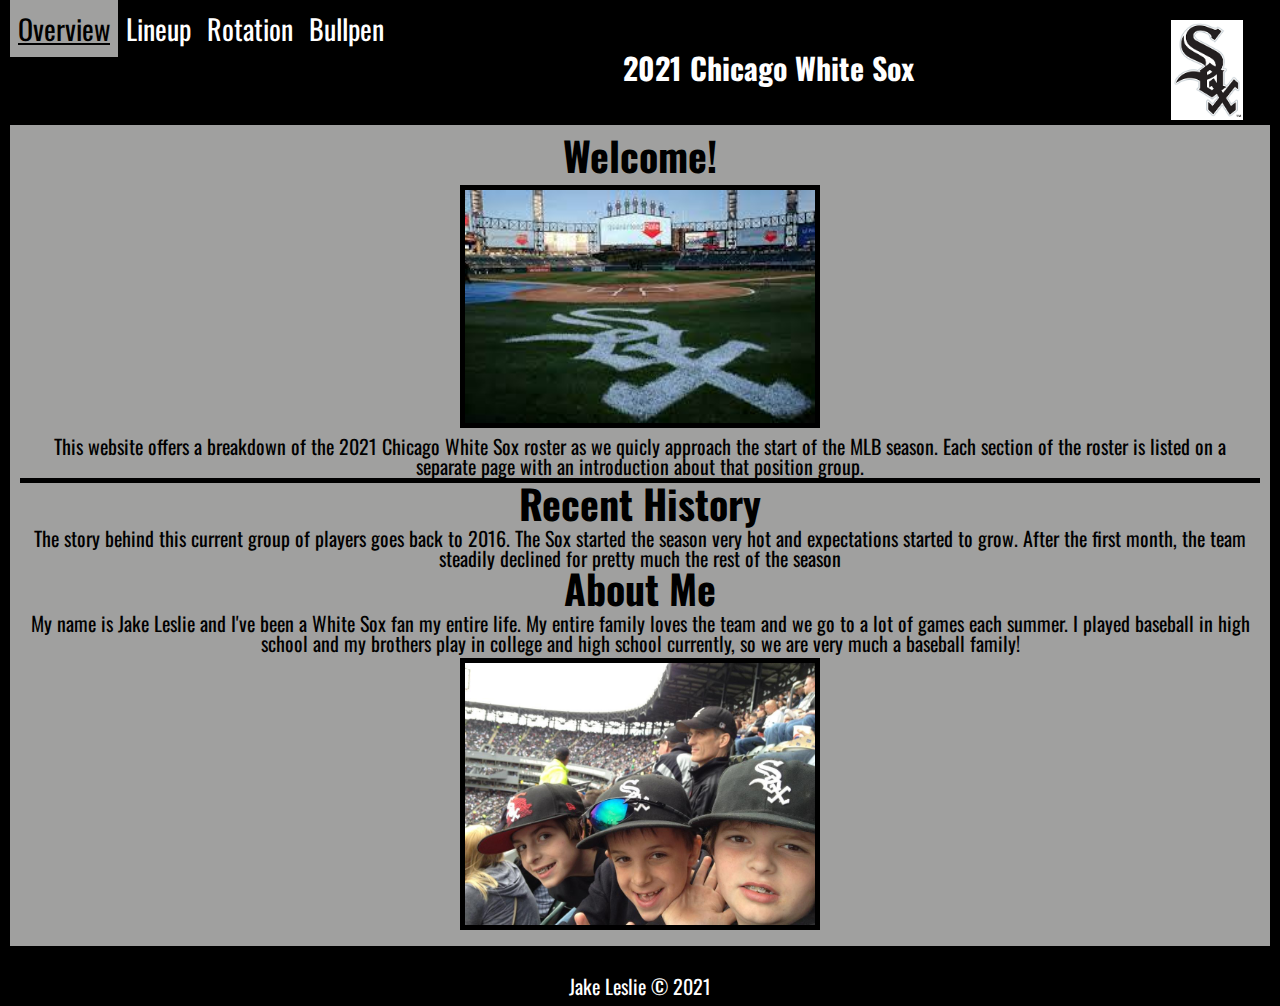
<file: index.html>
<!DOCTYPE html>
<html lang="en">
<head>
	<meta charset="UTF-8">
	<meta name="viewport" content="width=device-width, initial-scale=1.0">
	<link rel="icon" href="imgs/sox.ico">
	<link rel="stylesheet" href="css/html5reset.css">
	<link rel="stylesheet" href="css/style.css">
    <link rel="preconnect" href="https://fonts.gstatic.com">
    <link href="https://fonts.googleapis.com/css2?family=Oswald&display=swap" rel="stylesheet">     
	<title>Overview</title>
</head>
<body class = "index">
    <header>
        <div class="skip"><a href="#intro">Skip to Main Content</a></div>
		<nav>
			<ul class = "nav_links">
				<li class = "index"><a href = "index.html">Overview</a></li>
				<li class = "lineup"><a href = "lineup.html">Lineup</a></li>
				<li class = "rotation"><a href = "rotation.html">Rotation</a></li>
				<li class = "bullpen"><a href = "bullpen.html">Bullpen</a></li>
			</ul>
		</nav>
        
        <h1>2021 Chicago White Sox</h1>
        <img src = "imgs/logo.png" alt = "Sox logo">
    </header>

    <main>
        <h2>Welcome!</h2>
        <div class = "section-pic">
            <img src = "imgs/stadium.jpg" alt = "">
        </div>

        <div class = "intro" id = "intro">
            <p>This website offers a breakdown of the 2021 Chicago White Sox roster as we quicly approach the start of the MLB season. 
                Each section of the roster is listed on a separate page with an introduction about that position group.</p>
        </div>
        
        <div class = "history">
            <h2>Recent History</h2>
            <p>The story behind this current group of players goes back to 2016. The Sox started the season very hot and expectations started to grow. 
                After the first month, the team steadily declined for pretty much the rest of the season</p>
        </div>

        <div class = "bio">
            <h2>About Me</h2>
            <p>My name is Jake Leslie and I've been a White Sox fan my entire life.  My entire family loves the team and we go to a lot of games each summer. 
                I played baseball in high school and my brothers play in college and high school currently, so we are very much a baseball family!</p>
        </div>

        <div class = "section-pic">
            <img src = "imgs/fam.jpg" alt = "My brothers and I at a sox game in 2012.">
        </div>

        
    </main>

    <footer>
		<p>Jake Leslie &copy; 2021</p>
	</footer>

</body>
</html>
</file>
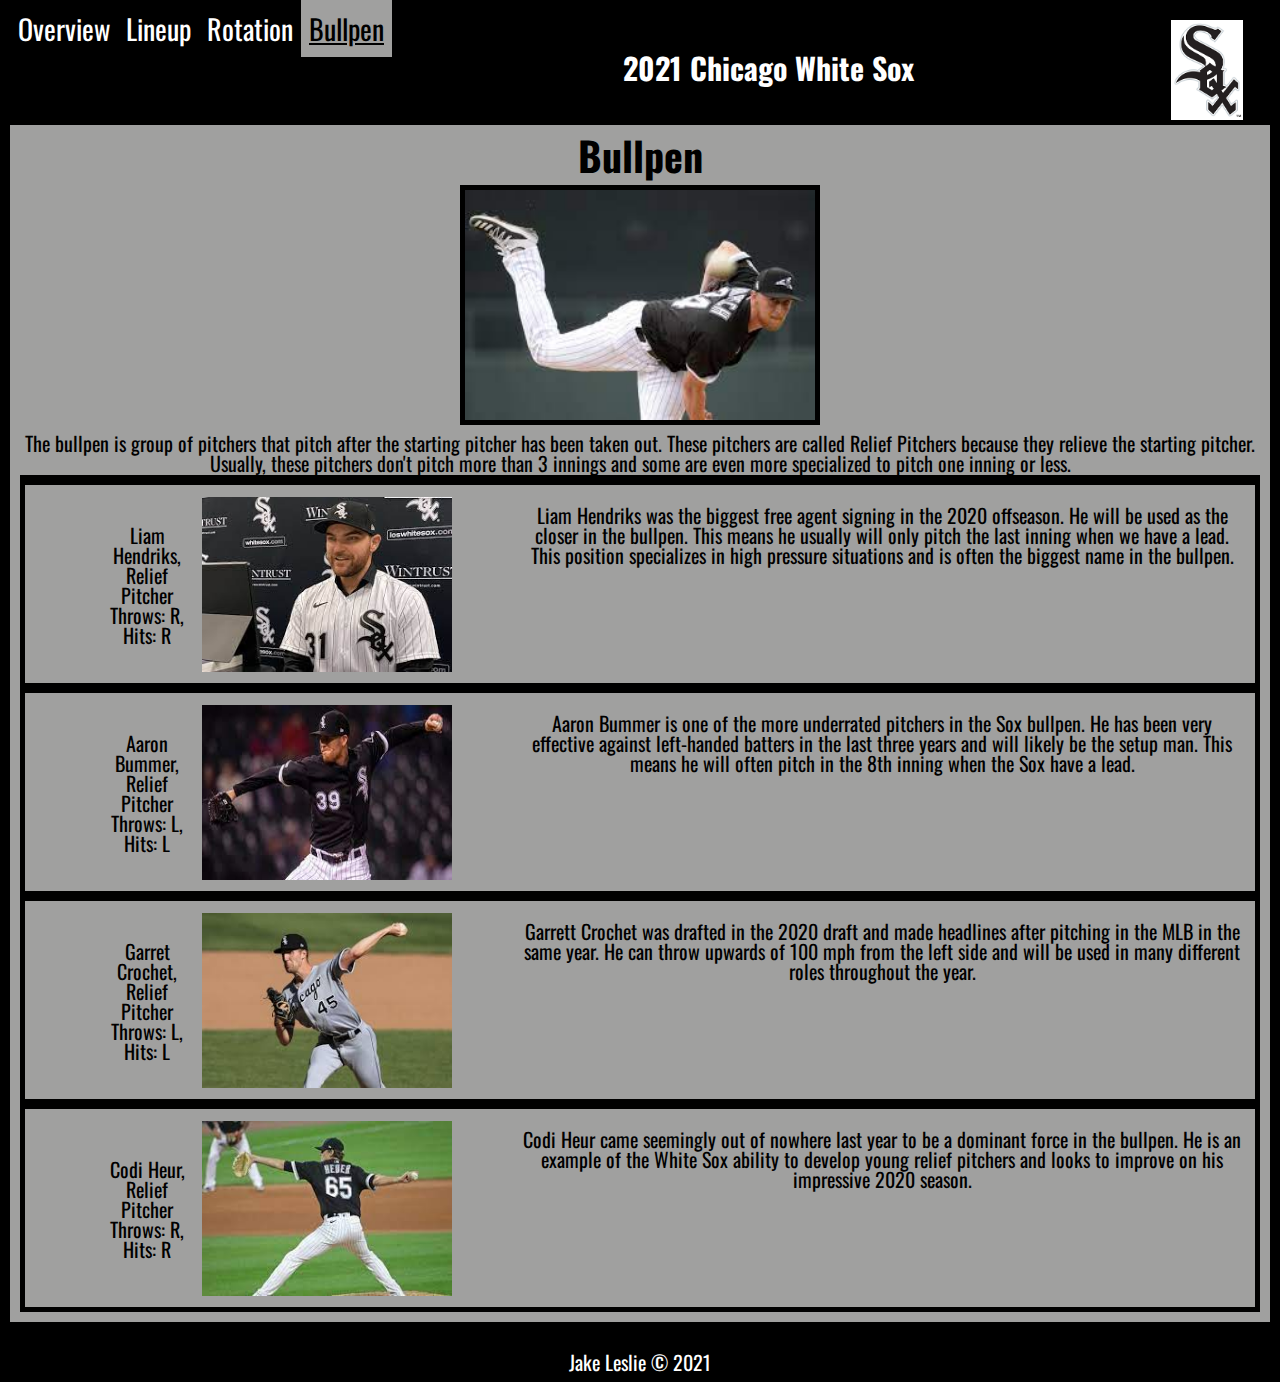
<file: bullpen.html>
<!DOCTYPE html>
<html lang="en">
<head>
	<meta charset="UTF-8">
	<meta name="viewport" content="width=device-width, initial-scale=1.0">
	<link rel="icon" href="imgs/sox.ico">
	<link rel="stylesheet" href="css/html5reset.css">
	<link rel="stylesheet" href="css/style.css">
    <link rel="preconnect" href="https://fonts.gstatic.com">
    <link href="https://fonts.googleapis.com/css2?family=Oswald&display=swap" rel="stylesheet">
	<title>Bullpen</title>
</head>
<body class = "bullpen">
    <header>
        <div class="skip"><a href="#intro">Skip to Main Content</a></div>
		<nav>
			<ul class = "nav_links">
				<li class = "index"><a href = "index.html">Overview</a></li>
				<li class = "lineup"><a href = "lineup.html">Lineup</a></li>
				<li class = "rotation"><a href = "rotation.html">Rotation</a></li>
				<li class = "bullpen"><a href = "bullpen.html">Bullpen</a></li>
			</ul>
		</nav>
        
        <h1>2021 Chicago White Sox</h1>
        <img src = "imgs/logo.png" alt = "Sox logo">
    </header>

    <main>
        <h2>Bullpen</h2>
        <div class = "section-pic">
            <img src = "imgs/kopech.jpg" alt = "Michael Kopech">
        </div>

        <div class = "intro" id = "intro">
            <p>The bullpen is group of pitchers that pitch after the starting pitcher has been taken out. These pitchers are called Relief Pitchers because they relieve the starting pitcher.
                Usually, these pitchers don't pitch more than 3 innings and some are even more specialized to pitch one inning or less.
            </p>
        </div>


        <div class = "player-list">

            <div class = "player-sect">
                <div class = "player-box"> 
                    <div class = "player-pic">
                        <img src = "imgs/liam.jpg" alt = "Liam Hendriks">
                    </div>
    
                    <div class = "player-info">
                        <p>Liam Hendriks, Relief Pitcher</p>
                        <p>Throws: R, Hits: R</p>
                    </div>
                </div>
    
                <div class = "player-descr">
                    <p>Liam Hendriks was the biggest free agent signing in the 2020 offseason. He will be used as the closer in the bullpen.  
                        This means he usually will only pitch the last inning when we have a lead. This position specializes in high pressure situations and is often the biggest name in the bullpen.</p>
                </div>
            </div>

            <div class = "player-sect">
                <div class = "player-box"> 
                    <div class = "player-pic">
                        <img src = "imgs/bummer.jpg" alt = "Aaron Bummer">
                    </div>
    
                    <div class = "player-info">
                        <p>Aaron Bummer, Relief Pitcher</p>
                        <p>Throws: L, Hits: L</p>
                    </div>
                </div>
    
                <div class = "player-descr">
                    <p>Aaron Bummer is one of the more underrated pitchers in the Sox bullpen. He has been very effective against left-handed batters in the last three years and will likely be the setup man.
                        This means he will often pitch in the 8th inning when the Sox have a lead.
                    </p>
                </div>
            </div>
            
            <div class = "player-sect">
                <div class = "player-box"> 
                    <div class = "player-pic">
                        <img src = "imgs/crochet.jpg" alt = "Garrett Crochet">
                    </div>
    
                    <div class = "player-info">
                        <p>Garret Crochet, Relief Pitcher</p>
                        <p>Throws: L, Hits: L</p>
                    </div>
                </div>
    
                <div class = "player-descr">
                    <p>Garrett Crochet was drafted in the 2020 draft and made headlines after pitching in the MLB in the same year. 
                        He can throw upwards of 100 mph from the left side and will be used in many different roles throughout the year.</p>
                </div>
            </div>

            <div class = "player-sect">
                <div class = "player-box"> 
                    <div class = "player-pic">
                        <img src = "imgs/heur.jpg" alt = "Codi Heur">
                    </div>
    
                    <div class = "player-info">
                        <p>Codi Heur, Relief Pitcher</p>
                        <p>Throws: R, Hits: R</p>
                    </div>
                </div>
    
                <div class = "player-descr">
                    <p>Codi Heur came seemingly out of nowhere last year to be a dominant force in the bullpen. 
                        He is an example of the White Sox ability to develop young relief pitchers and looks to improve on his impressive 2020 season.
                    </p>
                </div>
            </div>
            
        </div>

    </main>

    <footer>
		<p>Jake Leslie &copy; 2021</p>
	</footer>

</body>
</html>
</file>
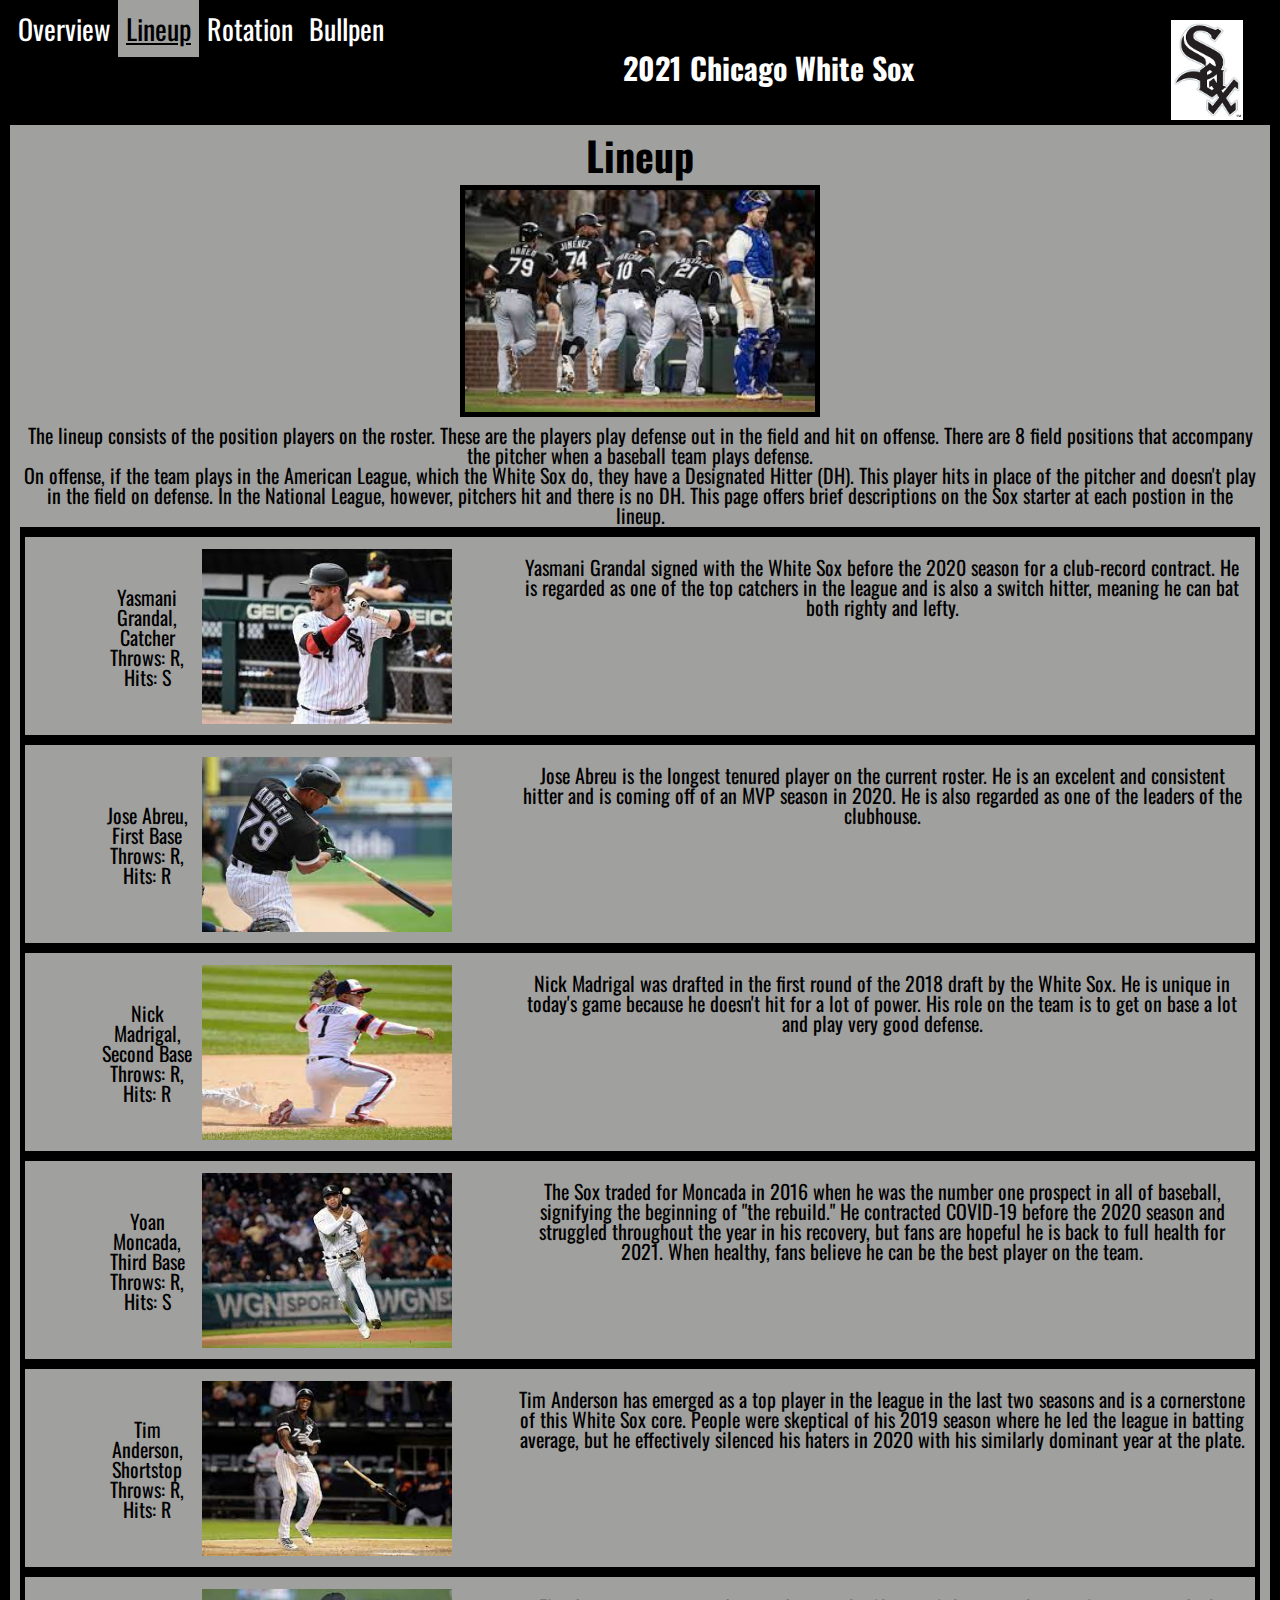
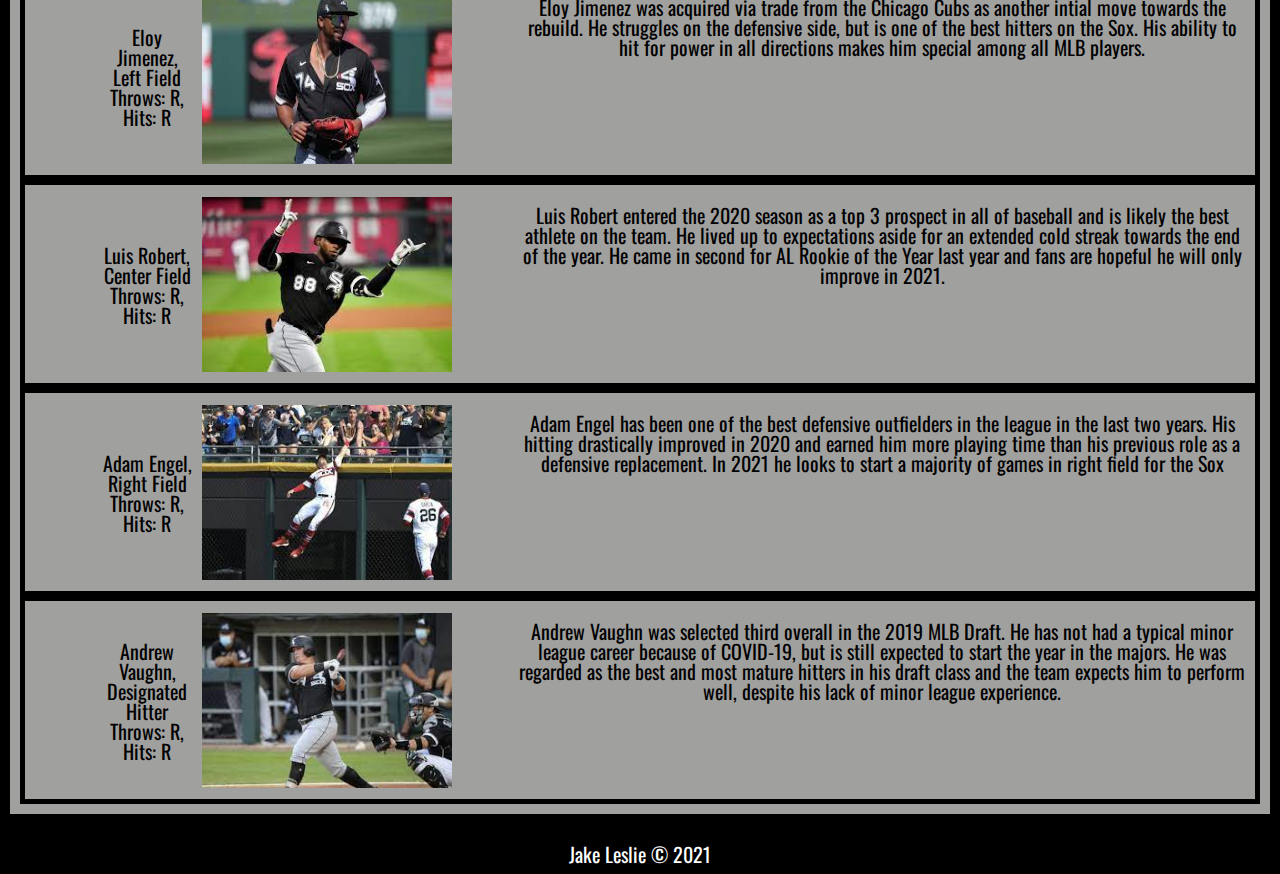
<file: lineup.html>
<!DOCTYPE html>
<html lang="en">
<head>
	<meta charset="UTF-8">
	<meta name="viewport" content="width=device-width, initial-scale=1.0">
	<link rel="icon" href="imgs/sox.ico">
	<link rel="stylesheet" href="css/html5reset.css">
	<link rel="stylesheet" href="css/style.css">
    <link rel="preconnect" href="https://fonts.gstatic.com">
    <link href="https://fonts.googleapis.com/css2?family=Oswald&display=swap" rel="stylesheet">
	<title>Lineup</title>
</head>
<body class = "lineup">
    <header>
        <div class="skip"><a href="#intro">Skip to Main Content</a></div>
		<nav>
			<ul class = "nav_links">
				<li class = "index"><a href = "index.html">Overview</a></li>
				<li class = "lineup"><a href = "lineup.html">Lineup</a></li>
				<li class = "rotation"><a href = "rotation.html">Rotation</a></li>
				<li class = "bullpen"><a href = "bullpen.html">Bullpen</a></li>
			</ul>
		</nav>
        
        <h1>2021 Chicago White Sox</h1>
        <img src = "imgs/logo.png" alt = "Sox logo">
    </header>

    <main>
        <h2>Lineup</h2>
        <div class = "section-pic">
            <img src = "imgs/lineup.jpg" alt = "4 Sox hitters running back to the dugout after a grand slam">
        </div>

        <div class = "intro" id = "intro">
            <p>The lineup consists of the position players on the roster. These are the players play defense out in the field and hit on offense. 
                There are 8 field positions that accompany the pitcher when a baseball team plays defense.</p>
            <p>On offense, if the team plays in the American League, which the White Sox do, they have a Designated Hitter (DH). 
                This player hits in place of the pitcher  and doesn't play in the field on defense. In the National League, however, pitchers hit and there is no DH.
                This page offers brief descriptions on the Sox starter at each postion in the lineup.</p>
        </div>


        <div class = "player-list">

            <div class = "player-sect">
                <div class = "player-box"> 
                    <div class = "player-pic">
                        <img src = "imgs/yaz.jpg" alt = "Yasmani Grandal">
                    </div>
    
                    <div class = "player-info">
                        <p>Yasmani Grandal, Catcher</p>
                        <p>Throws: R, Hits: S</p>
                    </div>
                </div>
    
                <div class = "player-descr">
                    <p>Yasmani Grandal signed with the White Sox before the 2020 season for a club-record contract.  
                        He is regarded as one of the top catchers in the league and is also a switch hitter, meaning he can bat both righty and lefty. </p>
                </div>
            </div>

            <div class = "player-sect">
                <div class = "player-box"> 
                    <div class = "player-pic">
                        <img src = "imgs/abreu.jpg" alt = "Jose Abreu">
                    </div>
    
                    <div class = "player-info">
                        <p>Jose Abreu, First Base</p>
                        <p>Throws: R, Hits: R</p>
                    </div>
                </div>
    
                <div class = "player-descr">
                    <p>Jose Abreu is the longest tenured player on the current roster. 
                        He is an excelent and consistent hitter and is coming off of an MVP season in 2020. He is also regarded as one of the leaders of the clubhouse.</p>
                </div>
            </div>
            
            <div class = "player-sect">
                <div class = "player-box"> 
                    <div class = "player-pic">
                        <img src = "imgs/madrigal.jpg" alt = "Nick Madrigal">
                    </div>
    
                    <div class = "player-info">
                        <p>Nick Madrigal, Second Base</p>
                        <p>Throws: R, Hits: R</p>
                    </div>
                </div>
    
                <div class = "player-descr">
                    <p>Nick Madrigal was drafted in the first round of the 2018 draft by the White Sox. 
                        He is unique in today's game because he doesn't hit for a lot of power. His role on the team is to get on base a lot and play very good defense.</p>
                </div>    
            </div>
            
            <div class = "player-sect">
                <div class = "player-box"> 
                    <div class = "player-pic">
                        <img src = "imgs/yoan.jpg" alt = "Yoan Moncada">
                    </div>
    
                    <div class = "player-info">
                        <p>Yoan Moncada, Third Base</p>
                        <p>Throws: R, Hits: S</p>
                    </div>
                </div>
    
                <div class = "player-descr">
                    <p>The Sox traded for Moncada in 2016 when he was the number one prospect in all of baseball, signifying the beginning of "the rebuild."
                        He contracted COVID-19 before the 2020 season and struggled throughout the year in his recovery, but fans are hopeful he is back to full health for 2021.
                        When healthy, fans believe he can be the best player on the team.
                    </p>
                </div>
            </div>

            <div class = "player-sect">
                <div class = "player-box"> 
                    <div class = "player-pic">
                        <img src = "imgs/tim.jpg" alt = "Tim Anderson">
                    </div>
    
                    <div class = "player-info">
                        <p>Tim Anderson, Shortstop</p>
                        <p>Throws: R, Hits: R</p>
                    </div>
                </div>
    
                <div class = "player-descr">
                    <p>Tim Anderson has emerged as a top player in the league in the last two seasons and is a cornerstone of this White Sox core. 
                        People were skeptical of his 2019 season where he led the league in batting average, but he effectively silenced his haters in 2020 with his similarly dominant year at the plate.</p>
                </div>
            </div>

            <div class = "player-sect">
                <div class = "player-box"> 
                    <div class = "player-pic">
                        <img src = "imgs/eloy.jpg" alt = "Eloy Jimenez">
                    </div>
    
                    <div class = "player-info">
                        <p>Eloy Jimenez, Left Field</p>
                        <p>Throws: R, Hits: R</p>
                    </div>
                </div>
    
                <div class = "player-descr">
                    <p>Eloy Jimenez was acquired via trade from the Chicago Cubs as another intial move towards the rebuild. 
                        He struggles on the defensive side, but is one of the best hitters on the Sox. His ability to hit for power in all directions makes him special among all MLB players.</p>
                </div>
            </div>

            <div class = "player-sect">
                <div class = "player-box"> 
                    <div class = "player-pic">
                        <img src = "imgs/robert.jpg" alt = "Luis Robert">
                    </div>
    
                    <div class = "player-info">
                        <p>Luis Robert, Center Field</p>
                        <p>Throws: R, Hits: R</p>
                    </div>
                </div>
    
                <div class = "player-descr">
                    <p>Luis Robert entered the 2020 season as a top 3 prospect in all of baseball and is likely the best athlete on the team. He lived up to expectations aside for an extended cold streak towards the end of the year. 
                        He came in second for AL Rookie of the Year last year and fans are hopeful he will only improve in 2021.</p>
                </div>
            </div>
            
            <div class = "player-sect">
                <div class = "player-box"> 
                    <div class = "player-pic">
                        <img src = "imgs/engel.jpg" alt = "Adam Engel">
                    </div>
    
                    <div class = "player-info">
                        <p>Adam Engel, Right Field</p>
                        <p>Throws: R, Hits: R</p>
                    </div>
                </div>
    
                <div class = "player-descr">
                    <p>Adam Engel has been one of the best defensive outfielders in the league in the last two years. 
                        His hitting drastically improved in 2020 and earned him more playing time than his previous role as a defensive replacement. In 2021 he looks to start a majority of games in right field for the Sox</p>
                </div>
            </div>

            <div class = "player-sect">
                <div class = "player-box"> 
                    <div class = "player-pic">
                        <img src = "imgs/vaughn.jpg" alt = "Andrew Vaughn">
                    </div>
    
                    <div class = "player-info">
                        <p>Andrew Vaughn, Designated Hitter</p>
                        <p>Throws: R, Hits: R</p>
                    </div>
                </div>
    
                <div class = "player-descr">
                    <p>Andrew Vaughn was selected third overall in the 2019 MLB Draft. He has not had a typical minor league career because of COVID-19, but is still expected to start the year in the majors.
                        He was regarded as the best and most mature hitters in his draft class and the team expects him to perform well, despite his lack of minor league experience.
                    </p>
                </div>
            </div>

        </div>

    </main>

    <footer>
		<p>Jake Leslie &copy; 2021</p>
	</footer>

</body>
</html>
</file>
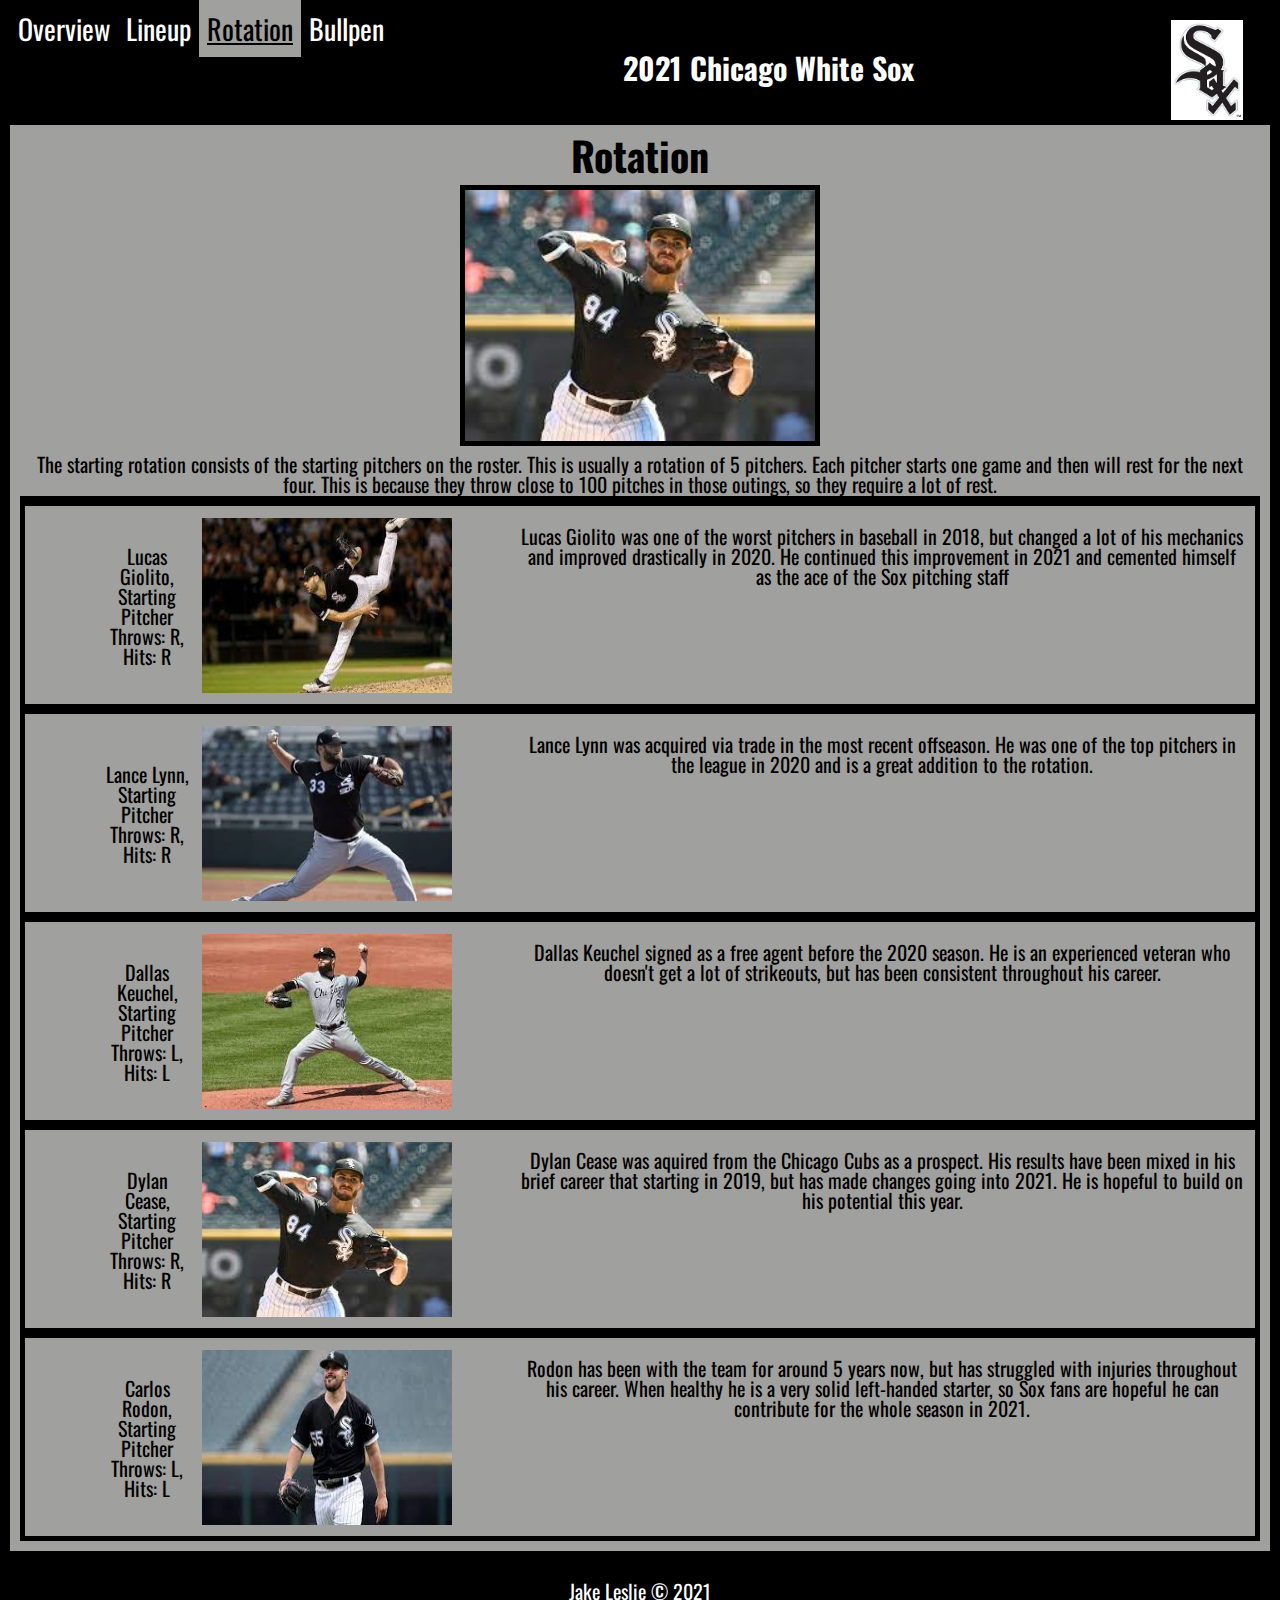
<file: rotation.html>
<!DOCTYPE html>
<html lang="en">
<head>
	<meta charset="UTF-8">
	<meta name="viewport" content="width=device-width, initial-scale=1.0">
	<link rel="icon" href="imgs/sox.ico">
	<link rel="stylesheet" href="css/html5reset.css">
	<link rel="stylesheet" href="css/style.css">
    <link rel="preconnect" href="https://fonts.gstatic.com">
    <link href="https://fonts.googleapis.com/css2?family=Oswald&display=swap" rel="stylesheet">
	<title>Rotation</title>
</head>
<body class = "rotation">
    <header>
        <div class="skip"><a href="#intro">Skip to Main Content</a></div>
		<nav>
			<ul class = "nav_links">
				<li class = "index"><a href = "index.html">Overview</a></li>
				<li class = "lineup"><a href = "lineup.html">Lineup</a></li>
				<li class = "rotation"><a href = "rotation.html">Rotation</a></li>
				<li class = "bullpen"><a href = "bullpen.html">Bullpen</a></li>
			</ul>
		</nav>
        
        <h1>2021 Chicago White Sox</h1>
        <img src = "imgs/logo.png" alt = "Sox logo">
    </header>

    <main>
        <h2>Rotation</h2>
        <div class = "section-pic">
            <img src = "imgs/cease.jpg" alt = "Dylan Cease">
        </div>

        <div class = "intro" id = "intro">
            <p>The starting rotation consists of the starting pitchers on the roster. This is usually a rotation of 5 pitchers. Each pitcher starts one game and then will rest for the next four.
                This is because they throw close to 100 pitches in those outings, so they require a lot of rest.
            </p>
        </div>


        <div class = "player-list">

            <div class = "player-sect">
                <div class = "player-box"> 
                    <div class = "player-pic">
                        <img src = "imgs/gio.jpg" alt = "Lucas Giolito">
                    </div>
    
                    <div class = "player-info">
                        <p>Lucas Giolito, Starting Pitcher</p>
                        <p>Throws: R, Hits: R</p>
                    </div>
                </div>
    
                <div class = "player-descr">
                    <p>Lucas Giolito was one of the worst pitchers in baseball in 2018, but changed a lot of his mechanics and improved drastically in 2020. 
                        He continued this improvement in 2021 and cemented himself as the ace of the Sox pitching staff</p>
                </div>
            </div>
            
            <div class = "player-sect">
                <div class = "player-box"> 
                    <div class = "player-pic">
                        <img src = "imgs/lynn.jpg" alt = "Lance Lynn">
                    </div>
    
                    <div class = "player-info">
                        <p>Lance Lynn, Starting Pitcher</p>
                        <p>Throws: R, Hits: R</p>
                    </div>
                </div>
    
                <div class = "player-descr">
                    <p>Lance Lynn was acquired via trade in the most recent offseason. He was one of the top pitchers in the league in 2020 and is a great addition to the rotation.
                    </p>
                </div>
            </div>

            <div class = "player-sect">
                <div class = "player-box"> 
                    <div class = "player-pic">
                        <img src = "imgs/keuchel.jpg" alt = "Dallas Keuchel">
                    </div>
    
                    <div class = "player-info">
                        <p>Dallas Keuchel, Starting Pitcher</p>
                        <p>Throws: L, Hits: L</p>
                    </div>
                </div>
    
                <div class = "player-descr">
                    <p>Dallas Keuchel signed as a free agent before the 2020 season. He is an experienced veteran who doesn't get a lot of strikeouts, but has been consistent throughout his career.</p>
                </div>
            </div>
            
            <div class = "player-sect">
                <div class = "player-box"> 
                    <div class = "player-pic">
                        <img src = "imgs/cease.jpg" alt = "Dylan Cease">
                    </div>
    
                    <div class = "player-info">
                        <p>Dylan Cease, Starting Pitcher</p>
                        <p>Throws: R, Hits: R</p>
                    </div>
                </div>
    
                <div class = "player-descr">
                    <p>Dylan Cease was aquired from the Chicago Cubs as a prospect. 
                        His results have been mixed in his brief career that starting in 2019, but has made changes going into 2021. He is hopeful to build on his potential this year.
                    </p>
                </div>
            </div>

            <div class = "player-sect">
                <div class = "player-box"> 
                    <div class = "player-pic">
                        <img src = "imgs/rodon.jpg" alt = "Carlos Rodon">
                    </div>
    
                    <div class = "player-info">
                        <p>Carlos Rodon, Starting Pitcher</p>
                        <p>Throws: L, Hits: L</p>
                    </div>
                </div>
    
                <div class = "player-descr">
                    <p>Rodon has been with the team for around 5 years now, but has struggled with injuries throughout his career. 
                        When healthy he is a very solid left-handed starter, so Sox fans are hopeful he can contribute for the whole season in 2021.</p>
                </div>
            </div>

        </div>

    </main>

    <footer>
		<p>Jake Leslie &copy; 2021</p>
	</footer>

</body>
</html>
</file>
<file: css/style.css>
html{
    scroll-behavior: smooth;
}

body{
  background-color: #000000;
  font-size: 20px;
  margin-top: 5px;
  padding: 10px;
  text-align: center;
  font-family: 'Oswald', sans-serif;
}

main{
    padding: 10px;
    background-color: #a0a09f;
}

header{
    margin: 0;
    display: grid;
    grid-template-columns: 1fr 6fr 1fr;
    background-color:  #000000;
    justify-items: center;
}

header img{
    height: 100px;
    grid-column: 3/3;
    vertical-align: auto;
    border: solid 5px #000000;
}

.skip a{
    background: white;
    left: 0;
    padding: 7px;
    -webkit-transition: top 1s ease-out;
    transition: top 1s ease-out;
    z-index: 1;
  
    position: absolute;
    top: -50px;
    
  }

.skip a:focus{
    position: absolute;
    top: 10px;
  }

h1{
  font-size: 30px;
  line-height: 1;
  text-align: center;
  grid-column: 2/2;
  color: white;
  padding-top: 5%;
}

h2{
  font-size: 40px;
  line-height: 1;
  color: black;
  margin-bottom: 5px;
}

nav li{
  justify-content: space-evenly;
}

nav a{
  color: white;
  text-decoration: none;
}

.index nav li.index, .lineup nav li.lineup, .bullpen nav li.bullpen, .rotation nav li.rotation{
  background-color: #a0a09f;
}

.index nav li.index a, .lineup nav li.lineup a, .bullpen nav li.bullpen a, .rotation nav li.rotation a{
  color: black;
}


nav{
  font-size: 28px;
  grid-column: 1/1;
}

.intro{
    padding: 2px;
    border-bottom: solid 5px #000000;
}


footer{
  background-color: black;
  color: white;
  padding-top: 30px;
  text-align: center;
}

.section-pic img{
    width: 350px;
    margin: 5px;
    border: solid 5px #000000;
}

.player-list{
    display: flex;
    flex-direction: row;
    flex-wrap: wrap;
    justify-content: center;
}


.player-pic img:hover{
    width: 275px;
}

.player-pic img{
  width: 250px;
  height: 175px;
}

.player-box{
    grid-template-columns: column;
    border: solid 5px #000000;
    margin: auto;
    margin-top: 2px;
    width: 350px;
}

.player-descr{
    padding-top: 10px;
    padding-bottom: 10px;
}

.player-sect{
  padding: 10px;
}

@media all and (min-width: 768px) {

  .index nav li.index, .lineup nav li.lineup, .bullpen nav li.bullpen, 
.rotation nav li.rotation, .index nav li.index a, .lineup nav li.lineup a, .bullpen nav li.bullpen a, .rotation nav li.rotation a{
    text-decoration: underline;
    text-decoration-color: black;
    background-color: #a0a09f;
    color: black;
}

  .nav_links{
    display: flex;
    flex-direction: row;
    justify-content: space-between;
    vertical-align: baseline;
  }

  .nav_links li.index a{
    grid-column: 1/1;
    padding: 8px;
  }

  .nav_links li.lineup a{
    grid-column: 2/2;
    padding: 8px;
  }

  .nav_links li.rotation a{
    grid-column: 3/3;
    padding: 8px;
  }

  .nav_links li.bullpen a{
    grid-column: 4/4;
    padding: 8px;
  }


  .player-box{
    grid-template-rows: 1fr 1fr 1fr;
  }

  .player-pic{
    grid-row: 1/1;
  }

  .player-info{
    grid-row: 2/2;
  }

  .player-descr{
    grid-row: 3/3;
  }

  .player-sect{
    width: 425px;
  }
}

@media all and (min-width: 1000px) {
  .player-sect{
    display: grid;
    grid-template-columns: 2fr 3fr;
    grid-template-rows: 1fr;
    width: auto;
    border: solid 5px #000000;
    justify-content: center;
    height: auto;
  }

  .player-box{
    display: grid;
    grid-template-columns: 1fr 1fr;
    grid-template-rows: 1fr;
    grid-column: 1/1;
    border: none;
    justify-items: center;
  }

  .player-descr{
    grid-column: 2/2;
    grid-row: 1/1;
  }

  .player-info{
    grid-column: 1/1;
    grid-row: 1/1;
    margin: auto;
    padding-right: 10px;
  }

  .player-pic{
    grid-column: 2/2;
    grid-row: 1/1;
  }


}

@media (prefers-reduced-motion) {
  .player-pic img:hover{
    width: 250px;
}
}
</file>
